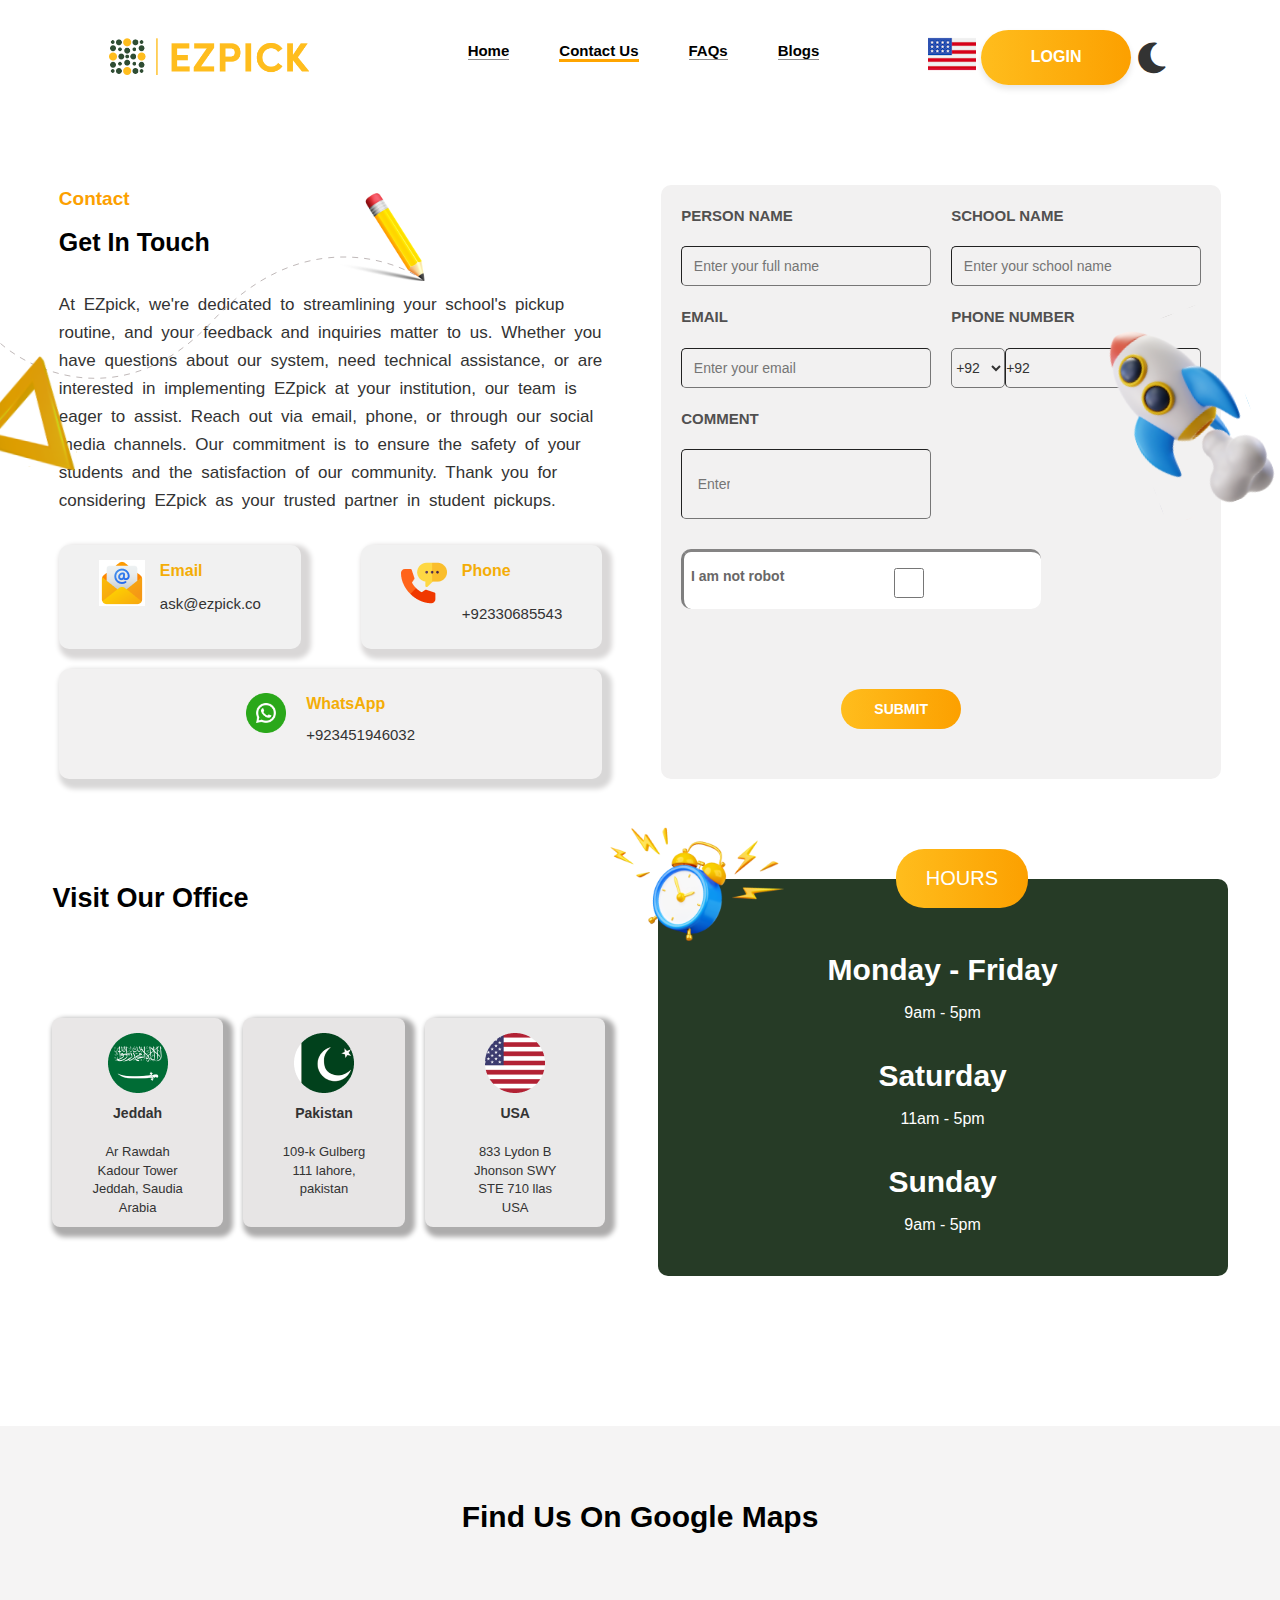
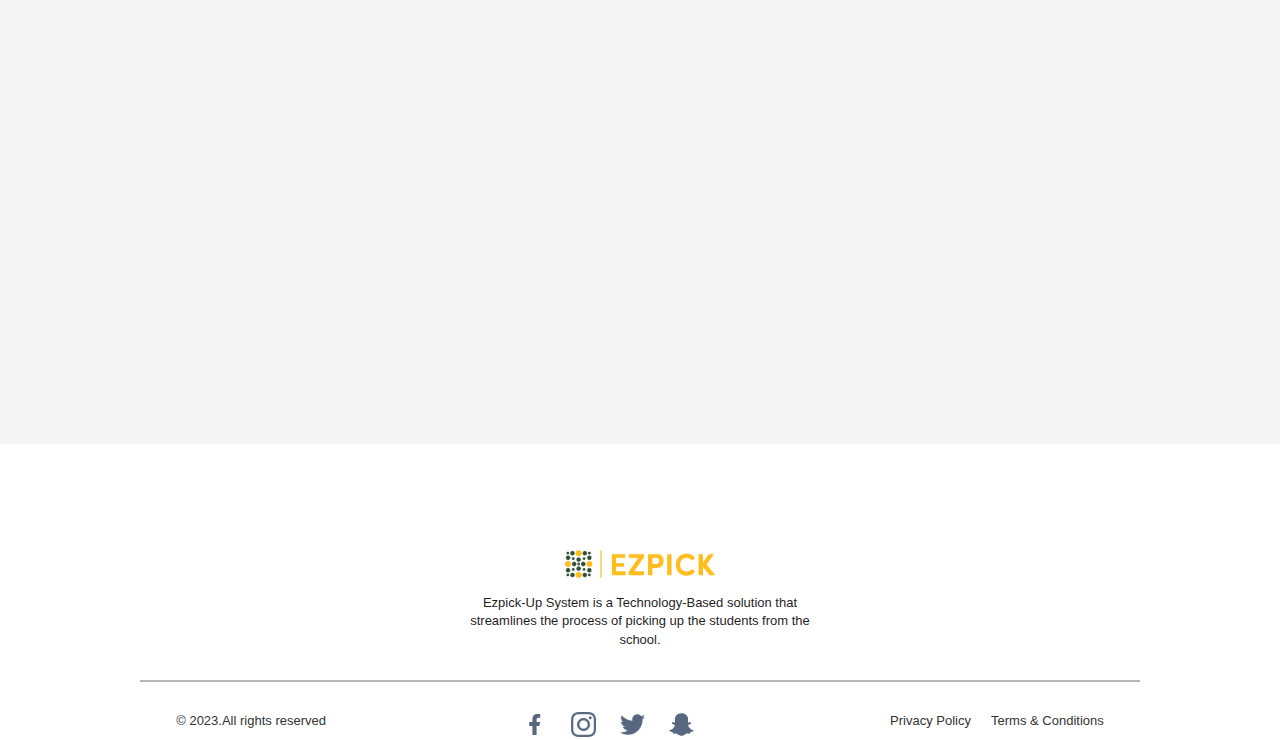
<file: contact.html>
<!DOCTYPE html>
<html lang="en">
<head>
    <meta charset="UTF-8">
    <meta name="viewport" content="width=device-width, initial-scale=1.0">
    <title>Our Contact</title>
    <link rel="stylesheet" href="https://maxcdn.bootstrapcdn.com/bootstrap/3.3.7/css/bootstrap.min.css">
    <link rel="stylesheet" href="contactstyle.css">
    
    
    <link rel="stylesheet" href="https://cdnjs.cloudflare.com/ajax/libs/font-awesome/6.0.0-beta3/css/all.min.css">
</head>
<body>
    <div class="optionresponsive" id="optionresponsive">
        <i id="removebar" class="glyphicon glyphicon-remove"></i>
        <ul id="baroptions">
            <li><a href="index.html">Home</a></li>
            <li><a href="" id="contact" href="">Contact Us</a> </li>
            <li><a href="faqs.html">FAQs</a></li>
            <li><a href="blogs.html">Blogs</a></li>
        </ul>
    </div>
    <div class="headercontainer">

        <header>
            <div class="left">
                <img src="./logo.png" alt="">
            </div>
            <div class="middle">
                <ul class="optionslist" id="optionslist">
                    <li><a href="index.html">Home</a></li>
                    <li><a href="" id="contact" href="">Contact Us</a> </li>
                    <li><a href="faqs.html">FAQs</a></li>
                    <li><a href="blogs.html">Blogs</a></li>
                </ul>
            </div>
            
                <div class="right">
                    <div class="flag-container">
                     
                   <img class="flag" src="./en.png" alt="">
               </div>
               
                   <button class="custom-button">LOGIN</button>
               
               <div class="moon-container">
               <i class="fas fa-moon moon-icon" id="moonicon"></i>
               <svg id="sun" stroke="currentColor" fill="currentColor" stroke-width="0" viewBox="0 0 16 16" height="27" width="27" xmlns="http://www.w3.org/2000/svg"><path d="M8 11a3 3 0 1 1 0-6 3 3 0 0 1 0 6zm0 1a4 4 0 1 0 0-8 4 4 0 0 0 0 8zM8 0a.5.5 0 0 1 .5.5v2a.5.5 0 0 1-1 0v-2A.5.5 0 0 1 8 0zm0 13a.5.5 0 0 1 .5.5v2a.5.5 0 0 1-1 0v-2A.5.5 0 0 1 8 13zm8-5a.5.5 0 0 1-.5.5h-2a.5.5 0 0 1 0-1h2a.5.5 0 0 1 .5.5zM3 8a.5.5 0 0 1-.5.5h-2a.5.5 0 0 1 0-1h2A.5.5 0 0 1 3 8zm10.657-5.657a.5.5 0 0 1 0 .707l-1.414 1.415a.5.5 0 1 1-.707-.708l1.414-1.414a.5.5 0 0 1 .707 0zm-9.193 9.193a.5.5 0 0 1 0 .707L3.05 13.657a.5.5 0 0 1-.707-.707l1.414-1.414a.5.5 0 0 1 .707 0zm9.193 2.121a.5.5 0 0 1-.707 0l-1.414-1.414a.5.5 0 0 1 .707-.707l1.414 1.414a.5.5 0 0 1 0 .707zM4.464 4.465a.5.5 0 0 1-.707 0L2.343 3.05a.5.5 0 1 1 .707-.707l1.414 1.414a.5.5 0 0 1 0 .708z"></path></svg>
              </div>
               <img class="options" id="options" src="./menu_open.svg" alt="">
            </div>
          
        </header>
    </div>
    <div class="sectioncontainer">
        <section>
            <div class="shouter"><img src="./heroRightImage.svg" alt=""></div>
            <div class="pencil"><img src="./heroLeftImage.svg" alt=""></div>
            <div class="triangle"><img src="./heroTriangle.svg" alt=""></div>
            <div class="mainform">
                <div class="leftform">
                    <div class="leftpara">
                    <p class="sectioncontact">Contact</p>
                    <p class="sectiontouch">Get In Touch</p> 
                    <p class="sectionexplain">At EZpick, we're dedicated to streamlining your school's pickup<br> routine, and your feedback and inquiries matter to us. Whether you <br> have questions about our system, need technical assistance, or are <br> interested in implementing EZpick at your institution, our team is <br> eager to assist. Reach out via email, phone, or through our social <br>media channels. Our commitment is to ensure the safety of your <br>students and the satisfaction of our community. Thank you for<br> considering EZpick as your trusted partner in student pickups.</p>
                </div>
                <div class="leftbuttons">
                    <div class="button1">
                        <div clASS='button1inn'>
                            <div><img src="./email.png" alt=""></div>
                            <div class="img"><p class="email">Email</p>
                            <p class="mail">ask@ezpick.co</p>
                        </div>
                        </div>
                        
                    </div>
                    <div class="button2">
                        <div class="button2inn">
                            <div ><img src="./phone.png" alt=""></div>
                            <div class="num"><p class="phone">Phone</p>
                            <p class="number">+92330685543</p>
                        </div>
                        </div>
                    </div>
                </div>
                <div class="mainlast">
                    <div class="maininn">
                        <div class="innmain">
                <div class="maininnleft"><img src="./whatsapp.png" alt=""></div>
                <div class="maininnright"><p class="whatsapp">WhatsApp</p>
                    <p class="whatsappnumber">+923451946032</p>
                </div>
            </div>
                    </div>
                </div>
                </div>
                    <div class="rightform">
                        <form id="myform">
                        <div class="info1">
                            <div class="personname">
                                <p class="nameperson">PERSON NAME</p>
                                <input id="nameinput" type="text" placeholder="   Enter your full name" >
                                <div class="emptyname" id="emptyname">Name is required</div>
                            </div>
                            <div class="schoolname">
                               <p class="nameschool">SCHOOL NAME</p>
                                <input type="text" id="schoolinput" placeholder="   Enter your school name">
                                <div id="emptyschool">Schoolname is Required</div>
                            </div>
                        </div>
                        <div class="info1">
                            <div class="personname">
                                <p class="nameperson">EMAIL</p>
                                <input id="emailinput" type="text" placeholder="   Enter your email">
                                <div id="emptyemail">Email is Required</div>
                            </div>
                            <div class="schoolname">
                               <p class="nameschool">PHONE NUMBER</p>
                               <div class="phoneinput">
                                <select name="countrycode" id="countrycode">
                                    <option value="+92">+92</option type='select'>
                                        <option value="+966" data-flag="pk">+966</option>
                                        <option value="+33">+33</option>
                                        <option value="+1">+1</option>

                                </select>
                                <input type="text" id="phonenumberinn" placeholder="   Enter your phonenumber">
                                
                            </div>
                            <div id="emptyphonenumber">phonenumber is Required</div>
                            </div>
                           
                        </div>
                        <div class="comment" id="comment">
                            <p class="commentpara">COMMENT</p>
                            <input class="commentinput" id="commentinput" type="text" placeholder="    Enter your message here">
                        </div>
                        <div id='security' class="security">
                        
                         
                          <p id="securitypara">I am not robot</p>
                           <input type="checkbox" id="checkbox">
                        </div>
                        <div class="submitdiv">
                        <input type="submit" id="submitbutton">
                    </div>
                    </form>
                    </div>
                   
               </div>
               
            </div>
            <div class="form2">
                <div class="form2left">
                    <div class="visit"><p>Visit Our Office</p></div>
                    <div class="outercarddiv">
                        <div class="outercarddiv1">
                            <div class="outercarddiv1img"><img src="./sa.png" alt=""></div>
                            <p class="countryname">Jeddah</p>
                            <p class="countryadress">Ar Rawdah <br> Kadour Tower <br> Jeddah, Saudia <br>Arabia</p>
                        </div>
                        <div class="outercarddiv2">
                            <div class="check">
                            <div class="outercarddiv1img"><img src="./pk.png" alt=""></div>
                            <p class="countryname">Pakistan</p>
                            <p class="countryadress">109-k Gulberg <br> 111 lahore,<br> pakistan <br></p>
                        </div>
                        </div>
                        <div class="outercarddiv3">
                            <div class="outercarddiv1img"><img src="./usa.png" alt=""></div>
                            <p class="countryname">USA</p>
                            <p class="countryadress">833 Lydon B <br> Jhonson SWY STE 710 llas<br> USA<br></p>
                        </div>
                    </div>
                </div>
                <div class="form2right">
                    <div class="clock"><img src="./clock.png" alt=""></div>
                    <div class="hours">HOURS</div>
                    <div class="time">
                       <div class="time1">
                        <div class="time1-1"><p >Monday - Friday</p></div>
                       <div class="time1-2"> <p >9am - 5pm</p></div>
                       <div class="time1-1"><p >Saturday</p></div>
                       <div class="time1-2"> <p >11am - 5pm</p></div>
                       <div class="time1-1"><p >Sunday</p></div>
                       <div class="time1-2"> <p >9am - 5pm</p></div>
                    </div>
                    </div>
                </div>
                
        </section>
    </div>
    <div class="mapmain">
    <div class="find"><p class="findpara">Find Us On Google Maps</p></div>
<div class="mapout"> 
    <div class="mapin">
      <iframe id="mapimg" src="https://www.google.com/maps/embed?pb=!1m18!1m12!1m3!1d3401.8875758316117!2d74.3536281747527!3d31.499773874223383!2m3!1f0!2f0!3f0!3m2!1i1024!2i768!4f13.1!3m3!1m2!1s0x3919056584d659c3%3A0xc299669eed7dc798!2sWhetstonez%20-%20software%20company%20in%20Lahore!5e0!3m2!1sen!2s!4v1722337175442!5m2!1sen!2s"  style="border:0;" allowfullscreen="" loading="lazy" referrerpolicy="no-referrer-when-downgrade"></iframe>    
        </div>
    </div>
</div>
<div class="secondlast">
    <div class="secondlast1">
        
        <div class="secondlastimg"><img src="./logo.png" alt=""></div>
        <div class="secondlastpara"><p class="childsecurity">Ezpick-Up System is a Technology-Based solution that streamlines the process of picking up the students from the school.</p></div>
    </div>
</div>
<div class="footerlineout">
<div class="footerline"></div>
</div>
<div class="footer">
    <div class="footerleft">
        <p>© 2023.All rights reserved</p>
    </div>
    <div class="footermiddle">
        <img src="./facebook.svg" alt="">
        <img src="./instagram.svg" alt="">
        <img src="./twitter.svg" alt="">
        <img src="./snapchat.svg" alt="">
    </div>
    <div class="footerright">
        <p>Privacy Policy</p>
        <p>Terms & Conditions</p>
    </div>
</div>
<script src="contactscript.js"></script>

</body>

</html>
</file>
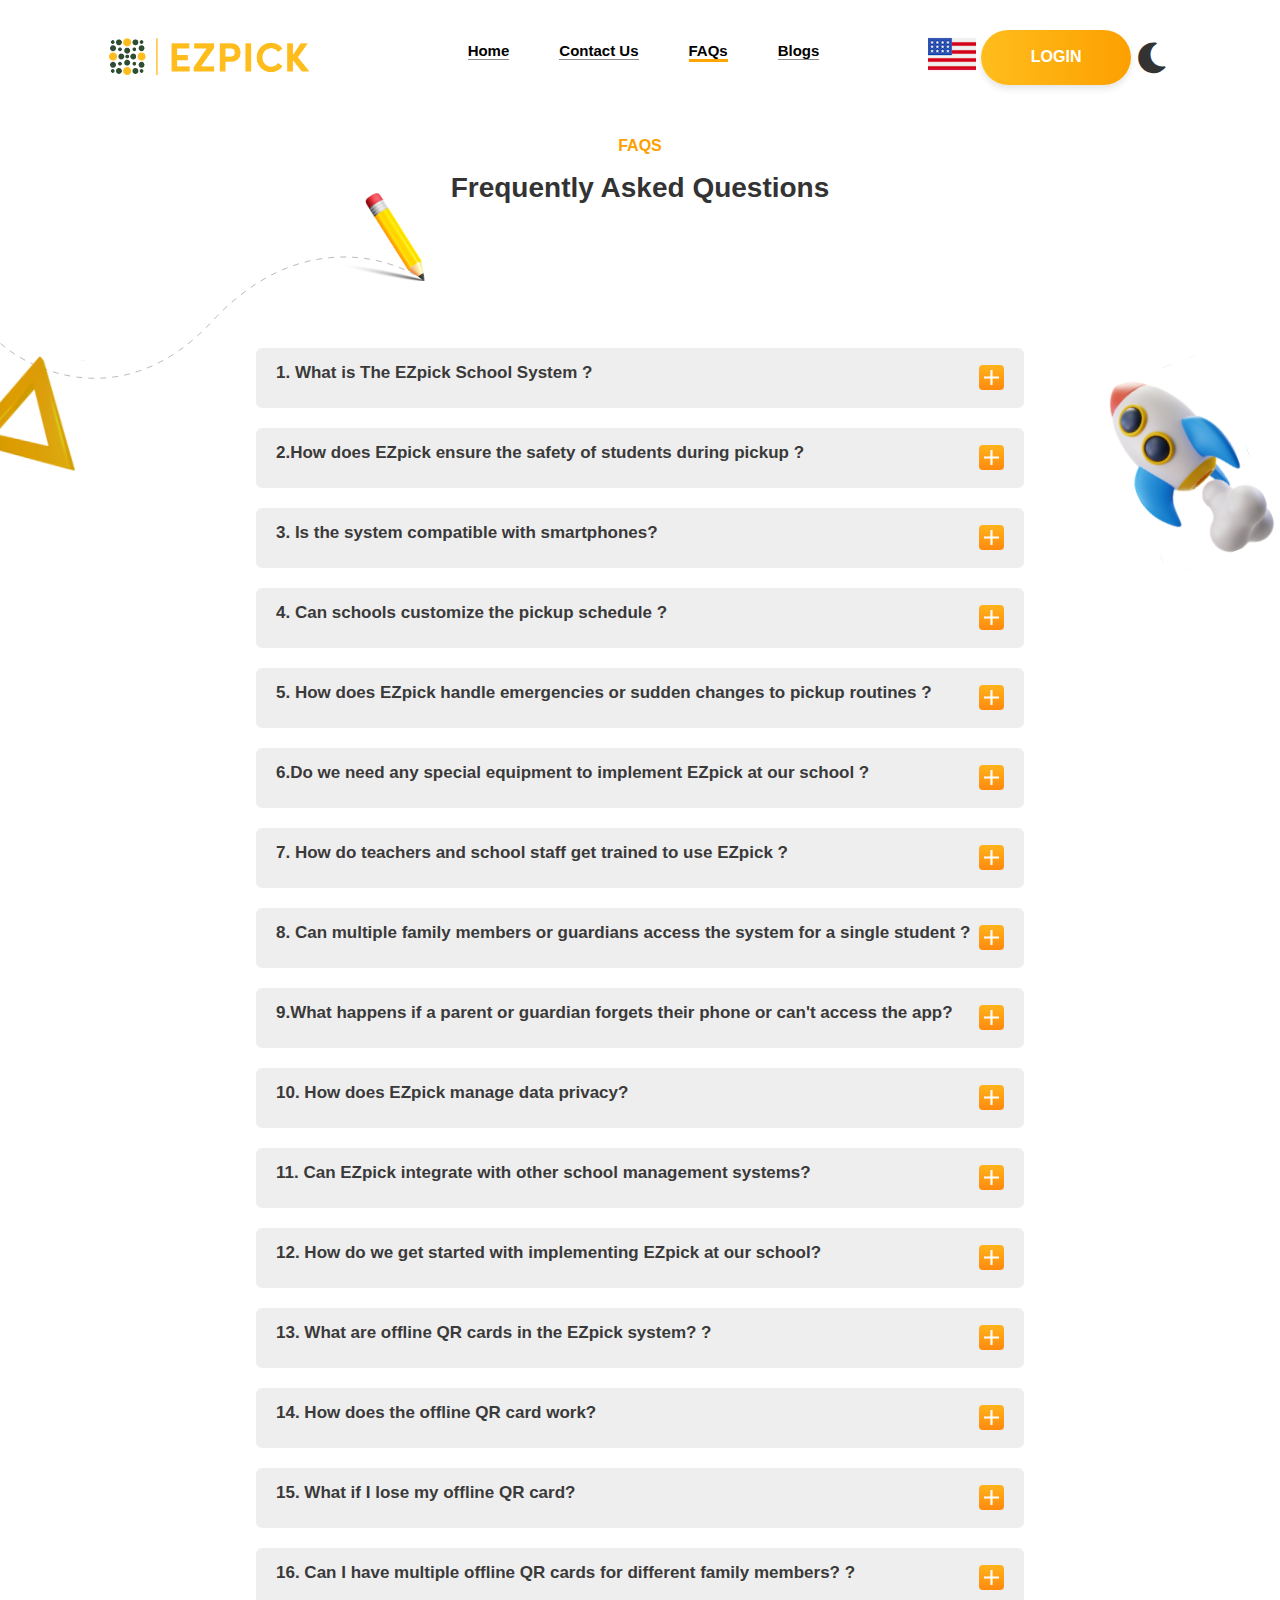
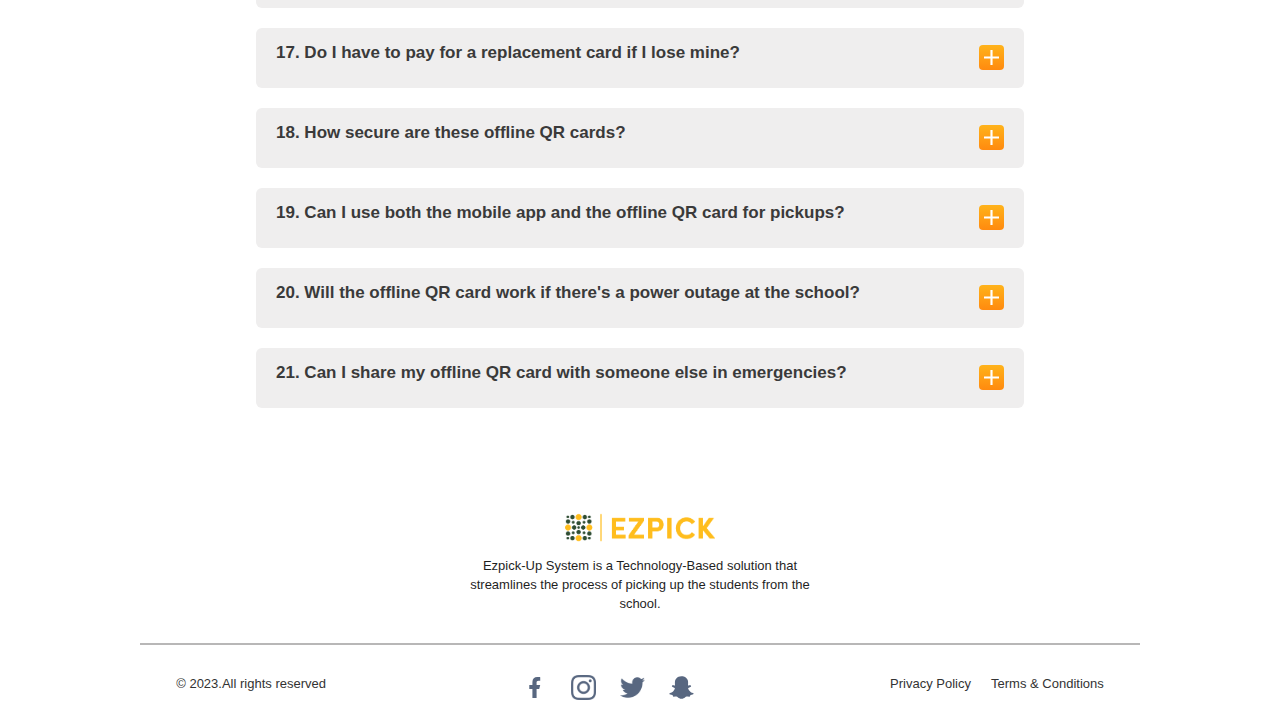
<file: faqs.html>
<!DOCTYPE html>
<html lang="en">
<head>
    <meta charset="UTF-8">
    <meta name="viewport" content="width=device-width, initial-scale=1.0">
    <title>FAQs</title>
    <link rel="stylesheet" href="https://maxcdn.bootstrapcdn.com/bootstrap/3.3.7/css/bootstrap.min.css">
    <link rel="stylesheet" href="https://cdnjs.cloudflare.com/ajax/libs/font-awesome/6.0.0-beta3/css/all.min.css">
    <link rel="stylesheet" href="faqsstyle.css">
</head>
<body>
    <div class="sidebar" id="sidebar">
        <i id="removesidebar" class="glyphicon glyphicon-remove"></i>
        <ul class="sidebaroptions" id="sidebaroptions">
            <li><a href="index.html">Home</a></li>
            <li><a href="contact.html" id="contact" href="">Contact Us</a> </li>
            <li><a id="faqs" href="faqs.html">FAQs</a></li>
            <li><a href="blogs.html">Blogs</a></li>
        </ul>
    </div>
    <div class="headercontainer">
        <header>
            <div class="left">
                <img src="./logo.png" alt="">
            </div>
            <img class="options" id="options" src="./menu_open.svg" alt="">
            <div class="middle">
                <ul class="optionslist" id="optionslist">
                    <li><a href="index.html">Home</a></li>
                    <li><a href="contact.html" id="contact" href="">Contact Us</a> </li>
                    <li><a id="faqs" href="faqs.html">FAQs</a></li>
                    <li><a href="blogs.html">Blogs</a></li>
                </ul>
            </div>
            
                <div class="right">
                    <div class="flag-container">
                     
                   <img class="flag" src="./en.png" alt="">
               </div>
              
                   <button class="custom-button">LOGIN</button>
               <div class="moon-container">
               <i class="fas fa-moon moon-icon" id="moonicon"></i>
               <svg id="sun" stroke="currentColor" fill="currentColor" stroke-width="0" viewBox="0 0 16 16" height="27" width="27" xmlns="http://www.w3.org/2000/svg"><path d="M8 11a3 3 0 1 1 0-6 3 3 0 0 1 0 6zm0 1a4 4 0 1 0 0-8 4 4 0 0 0 0 8zM8 0a.5.5 0 0 1 .5.5v2a.5.5 0 0 1-1 0v-2A.5.5 0 0 1 8 0zm0 13a.5.5 0 0 1 .5.5v2a.5.5 0 0 1-1 0v-2A.5.5 0 0 1 8 13zm8-5a.5.5 0 0 1-.5.5h-2a.5.5 0 0 1 0-1h2a.5.5 0 0 1 .5.5zM3 8a.5.5 0 0 1-.5.5h-2a.5.5 0 0 1 0-1h2A.5.5 0 0 1 3 8zm10.657-5.657a.5.5 0 0 1 0 .707l-1.414 1.415a.5.5 0 1 1-.707-.708l1.414-1.414a.5.5 0 0 1 .707 0zm-9.193 9.193a.5.5 0 0 1 0 .707L3.05 13.657a.5.5 0 0 1-.707-.707l1.414-1.414a.5.5 0 0 1 .707 0zm9.193 2.121a.5.5 0 0 1-.707 0l-1.414-1.414a.5.5 0 0 1 .707-.707l1.414 1.414a.5.5 0 0 1 0 .707zM4.464 4.465a.5.5 0 0 1-.707 0L2.343 3.05a.5.5 0 1 1 .707-.707l1.414 1.414a.5.5 0 0 1 0 .708z"></path></svg>
              </div>
               
            </div>
          
        </header>
    </div>
    <div class="sectioncontainer">
        <section>
            <img src="./heroLeftImage.svg" alt="" id="pencil">
            <img src="./heroTriangle.svg" alt="" id="triangle">
            <img src="./heroRightImage.svg" alt="" id="shouter">
           
            <div class="faqs"><p>FAQS</p></div>
            <div class="questions"><p>Frequently Asked Questions</p></div>
            <div class="myquestion">
            <div class="question1">
                <p>1. What is The EZpick School System ?</p>
                
                <img src="./collap-plus (1).svg" alt=""  class="img" id="img1" data-target="p1" data-target2="i1">

                <img src="./collap-minus.svg" alt="" id="i1" class="i" data-target="p1" data-target2="img1">
            </div>
            <p id="p1">The EZpick School System is a comprehensive solution designed to streamline and enhance the student pickup process. It leverages technology to improve safety, efficiency, and communication during school dismissal times.</p>
            <div class="question1">
                <p>2.How does EZpick ensure the safety of students during pickup  ?</p>

               <img src="./collap-plus (1).svg" alt="" class="img" id="img2" data-target="p2" data-target2="i2">

               <img src="./collap-minus.svg" alt="" id="i2" class="i" data-target="p2" data-target2="img2">
            </div>
            <p id="p2">EZpick ensures safety through a robust verification process that includes secure check-ins and check-outs, real-time notifications, and detailed records of pickups.</p>
            <div class="question1">
                <p>3. Is the system compatible with smartphones?</p>

                <img src="./collap-plus (1).svg" alt="" class="img" id="img3" data-target="p3" data-target2="i3">

                <img src="./collap-minus.svg" alt="" id="i3" class="i" data-target="p3" data-target2="img3">
            </div>
            <p id="p3">Yes, the EZpick system is compatible with smartphones. It includes a mobile app that allows parents, guardians, and school staff to manage pickups, receive notifications, and communicate effectively.</p>
            <div class="question1">
                <p>4. Can schools customize the pickup schedule ?</p>

                <img src="./collap-plus (1).svg" alt="" class="img" id="img4" data-target="p4" data-target2="i4" >

                <img src="./collap-minus.svg" alt="" id="i4" class="i" data-target="p4" data-target2="img4">
            </div>
            <p id="p4">Yes, schools can customize the pickup schedule according to their specific needs. The system is flexible and can be tailored to accommodate different pickup times, procedures, and requirements for various grades or student groups.</p>
            <div class="question1">
                <p>5. How does EZpick handle emergencies or sudden changes to pickup routines ?</p>
                <img src="./collap-plus (1).svg" alt="" id="img5" class="img" data-target="p5" data-target2="i5">

                <img src="./collap-minus.svg" alt="" id="i5" class="i" data-target="p5" data-target2="img5">
            </div>
            <p id="p5">In case of emergencies or sudden changes, EZpick allows for immediate updates and notifications. Parents and guardians can quickly communicate changes in pickup plans, and the system ensures that all relevant parties are informed in real-time.</p>
            <div class="question1">
                <p>6.Do we need any special equipment to implement EZpick at our school ?</p>
               <img src="./collap-plus (1).svg" alt="" id="img6" class="img" data-target="p6" data-target2="i6">
               <img src="./collap-minus.svg" alt="" id="i6" class="i" data-target="p6" data-target2="img6">
            </div>
            <p id="p6">Implementing EZpick typically requires basic hardware such as smartphones or tablets for staff, and possibly barcode or QR code scanners depending on the system setup. The school will also need internet connectivity for real-time updates and communication.</p>
            <div class="question1">
                <p>7. How do teachers and school staff get trained to use EZpick ?</p>
                
                <img src="./collap-plus (1).svg" alt="" id="img7" class="img" data-target="p7" data-target2="i7">
                <img src="./collap-minus.svg" alt="" id="i7" class="i" data-target="p7" data-target2="img7">
            </div>
            <p id="p7">EZpick provides comprehensive training for teachers and school staff, which can include in-person training sessions, online tutorials, and user manuals. This ensures that all staff members are familiar with the system and can use it effectively.</p>
            <div class="question1">
                <p>8. Can multiple family members or guardians access the system for a single student ?</p>
                
                <img src="./collap-plus (1).svg" alt="" id="img8" class="img" data-target="p8" data-target2="i8">
                <img src="./collap-minus.svg" alt="" id="i8" class="i" data-target="p8" data-target2="img8">
            </div>
            <p id="p8">Yes, multiple family members or guardians can be granted access to the system for a single student. This ensures that authorized individuals are able to manage pickups and receive notifications.</p>
            <div class="question1">
                <p>9.What happens if a parent or guardian forgets their phone or can't access the app? </p>
                
                <img src="./collap-plus (1).svg" alt="" id="img9" class="img" data-target="p9" data-target2="i9">
                <img src="./collap-minus.svg" alt="" id="i9" class="i" data-target="p9" data-target2="img9">
            </div>
            <p id="p9">If a parent or guardian forgets their phone or can't access the app, alternative verification methods such as presenting an ID or using an offline QR card can be used. The system is designed to handle such contingencies to ensure student safety.</p>
            <div class="question1">
                <p>10. How does EZpick manage data privacy? </p>
               
                <img src="./collap-plus (1).svg" alt="" id="img10" class="img" data-target="p10" data-target2="i10">
                <img src="./collap-minus.svg" alt="" id="i10" class="i" data-target="p10" data-target2="img10">
                
            </div>
            <p id="p10">EZpick takes data privacy seriously and implements strict security measures to protect user information. This includes data encryption, secure access controls, and compliance with relevant data protection regulations.</p>
            <div class="question1">
                <p>11. Can EZpick integrate with other school management systems?</p>
               
                <img src="./collap-plus (1).svg" alt="" id="img11" class="img" data-target="p11" data-target2="i11">
                <img src="./collap-minus.svg" alt="" id="i11" class="i" data-target="p11" data-target2="img11">
            </div>
            <p id="p11">Yes, EZpick is designed to integrate with other school management systems. This integration allows for seamless data exchange and ensures that the school's administrative processes are streamlined.</p>
            <div class="question1">
                <p>12. How do we get started with implementing EZpick at our school?</p>
                
                <img src="./collap-plus (1).svg" alt="" id="img12" class="img" data-target="p12" data-target2="i12">
                <img src="./collap-minus.svg" alt="" id="i12" class="i" data-target="p12" data-target2="img12">
            </div>
            <p id="p12">To get started with EZpick, schools can contact the EZpick team for a consultation. The team will provide guidance on setup, training, and customization to ensure a smooth implementation.</p>
            <div class="question1">
                <p>13. What are offline QR cards in the EZpick system? ?</p>
                <img src="./collap-plus (1).svg" alt="" id="img13" class="img" data-target="p13" data-target2="i13">
                <img src="./collap-minus.svg" alt="" id="i13" class="i" data-target="p13" data-target2="img13">
               
            </div>
            <p id="p13">Offline QR cards are a feature of the EZpick system that allows for student pickups without the need for internet connectivity. These cards can be scanned to verify the identity of the person picking up the student.Offline QR cards are a feature of the EZpick system that allows for student pickups without the need for internet connectivity. These cards can be scanned to verify the identity of the person picking up the student.</p>
            <div class="question1">
                <p>14. How does the offline QR card work? </p>
                </p>
                <img src="./collap-plus (1).svg" alt="" id="img14" id="img" data-target="p14" data-target2="i14">
                <img src="./collap-minus.svg" alt="" id="i14" class="i" data-target="p14" data-target2="img14">
            </div>
            <p id="p14">The offline QR card works by storing essential information in a QR code that can be scanned by school staff. Even without internet connectivity, the system can recognize the code and verify the authorized individual.
            <div class="question1">
                <p>15. What if I lose my offline QR card? </p>
               
                <img src="./collap-plus (1).svg" alt="" id="img15" data-target="p15" class="img"  data-target2="i15">
                <img src="./collap-minus.svg" alt="" id="i15" class="i" data-target="p15" data-target2="img15">
            </div>
            <p id="p15">If you lose your offline QR card, you can request a replacement from the school. The old card will be deactivated to ensure security, and a new card will be issued.</p>
            <div class="question1">
                <p>16. Can I have multiple offline QR cards for different family members? ?</p>
               
                <img src="./collap-plus (1).svg" alt="" id="img16" class="img" data-target="p16" data-target2="i16">
                <img src="./collap-minus.svg" alt="" id="i16" class="i" data-target="p16" data-target2="img16">
            </div>
            <p id="p16">Yes, multiple offline QR cards can be issued for different family members, ensuring that all authorized individuals have the means to pick up the student.</p>
            <div class="question1">
                <p>17. Do I have to pay for a replacement card if I lose mine? </p>
               
                <img src="./collap-plus (1).svg" alt="" id="img17" class="img" data-target="p17" data-target2="i17">
                <img src="./collap-minus.svg" alt="" id="i17" class="i" data-target="p17" data-target2="img17">
            </div>
            <p id="p17">The policy on replacement card fees varies by school. Some schools may charge a nominal fee for replacement cards, while others may provide them for free.</p>
            <div class="question1">
                <p>18. How secure are these offline QR cards? </p>
                
                <img src="./collap-plus (1).svg" alt="" id="img18" class="img" data-target="p18" data-target2="i18">
                <img src="./collap-minus.svg" alt="" id="i18" class="i" data-target="p18" data-target2="img18">
            </div>
            <p id="p18">Offline QR cards are designed with security in mind. They include unique codes that are difficult to duplicate, and the system ensures that only authorized individuals can use them for pickups.</p>
            <div class="question1">
                <p>19. Can I use both the mobile app and the offline QR card for pickups? </p>
               
                <img src="./collap-plus (1).svg" alt="" id="img19" class="img" data-target="p19" data-target2="i19">
                <img src="./collap-minus.svg" alt="" id="i19" data-target="p19" data-target2="img19" class="i">
            </div>
            <p id="p19">Yes, you can use both the mobile app and the offline QR card for pickups. This provides flexibility and ensures that you have multiple options for managing student pickups.</p>
            <div class="question1">
                <p>20. Will the offline QR card work if there's a power outage at the school? </p>
               
                <img src="./collap-plus (1).svg" alt="" id="img20" class="img" data-target="p20" data-target2="i20">
                <img src="./collap-minus.svg" alt="" id="i20" class="i" data-target="p20" data-target2="img20">
            </div>
            <p id="p20">Yes, the offline QR card is designed to work even during power outages, as it does not rely on internet connectivity. Staff can use battery-powered devices to scan the cards.</p>
            <div class="question1">
                <p>21. Can I share my offline QR card with someone else in emergencies?</p>
               
                <img src="./collap-plus (1).svg" alt="" id="img21" class="img" data-target="p21" data-target2="i21">
                <img src="./collap-minus.svg" alt="" id="i21" class="i" data-target="p21" data-target2="img21">
            </div>
            <p id="p21">While it is possible to share the offline QR card with someone else in emergencies, it is important to inform the school about the change to ensure proper verification and student safety.</p>
            </div>
        </section>
    </div>
    <div class="secondlast">
        <div class="secondlast1">
            
            <div class="secondlastimg"><img src="./logo.png" alt=""></div>
            <div class="secondlastpara"><p class="childsecurity">Ezpick-Up System is a Technology-Based solution that streamlines the process of picking up the students from the school.</p></div>
        </div>
    </div>
    <div class="footerlineout">
    <div class="footerline"></div>
    </div>
    <div class="footer">
        <div class="footerleft">
            <p>© 2023.All rights reserved</p>
        </div>
        <div class="footermiddle">
            <img src="./facebook.svg" alt="">
            <img src="./instagram.svg" alt="">
            <img src="./twitter.svg" alt="">
            <img src="./snapchat.svg" alt="">
        </div>
        <div class="footerright">
            <p>Privacy Policy</p>
            <p>Terms & Conditions</p>
        </div>
    </div>
    <script src="faqsscript.js"></script>
</body>
</html>
</file>
<file: contactstyle.css>
*{
    margin: 0px;
    padding: 0px;
}
::-webkit-scrollbar{
    width: 10px;
}
::-webkit-scrollbar-track{
    background-color: rgb(157, 155, 155);
}
::-webkit-scrollbar-thumb{
    border-radius: 30px;
    background-color: #FCA000;
}
header{
    display: flex;
    justify-content: space-evenly;
    margin-top: 30px;
}

.optionresponsive{
    position: absolute;
    left: 0;
    right: 0;
    width: 100%;
    background-color: white;
    display: none;
}
.optionresponsive ul{
margin-left: 10%;
}
.optionresponsive i{
    position: absolute;
    right: 10px;
    font-size: 30px;
    color: red;
    border: solid red;
    border-radius:50px ;
}

.optionresponsive ul li{
    list-style: none;
    margin-bottom: 30px;
}
.optionresponsive ul li a{
    text-decoration: none;
    font-size: 20px;
    font-family: 'Segoe UI', Tahoma, Geneva, Verdana, sans-serif;
    font-weight: 600;
    color: black;
}

.left img{
max-width: 200px;
}
.optionslist{
    display: flex;
}
.middle{
    margin-top: 10px;
}
.middle li{
    list-style: none;
    padding-left: 50px;
    
}
.middle li a:hover{
    color: #FCA000;
}
.middle li a{
  text-decoration: none;   
  border-bottom: solid rgb(142, 141, 141);
  color: black;
  border-width: 1px;
  font-family: 'Segoe UI', Tahoma, Geneva, Verdana, sans-serif;
  font-size: 15px;
  font-weight: 600;
}
#contact{
    border-bottom:  solid orange;
}

.right{
    display: flex;
}
#sun{
    display: none;
}
#options{
    display: none;
}
.custom-button {
   
    background: linear-gradient(to right, #FFBD1D, #FCA000);
    background-repeat: no-repeat;
    background-origin: padding-box;
    box-shadow: 0 4px 6px rgba(0, 0, 0, 0.1);
    border-radius: 9999px;
    cursor: pointer;
    color: white;
    border: none;
   font-weight: 600;
    display: flex;
    align-items: center;
    justify-content: center;
    text-transform: uppercase;
    width: 150px;
    height: 55px;
    font-size: 16px;
    margin-left: 5px;
    margin-right: 5px;
}
.custom-button:hover{
    background: linear-gradient(to right, #FCA000, #FFBD1D ); 
    background-color: whitesmoke;
}
.navbutton{
    text-decoration: none;
    margin-left: 15px;
    margin-right: 15px;
}
#moonicon{
    font-size: 35px;
    margin-top: 10px;
}
.shouter{
    position: absolute;
    right: 0;
    top: 300px;
    transition: transform ease 0.5s;
}
.shouter:hover{
    transform: rotate(-360deg);
    cursor: pointer;
}
.triangle{
    position: absolute;
    top: 350px;
    transition: transform ease 0.5s;
    cursor: pointer;
}
.triangle:hover{
    transform: scale(1.5);
    cursor: pointer;
}
.pencil{
    position: absolute;
    top: 180px;
    transition: transform ease 0.5s;
}
.pencil:hover{
    transform: scale(1.5);
    cursor: pointer;
}
.mainform{
    display: flex;
    justify-content: space-evenly;
    margin-top: 100px;
}
.leftform{
   max-width: 545px;
}

.sectioncontact{
    font-family: 'Segoe UI', Tahoma, Geneva, Verdana, sans-serif;
    font-size: 19px;
    color: #FCA000;
    font-weight: 700;
    margin-bottom: 13px;
}
.sectiontouch{
    font-family: 'Segoe UI', Tahoma, Geneva, Verdana, sans-serif;
    font-size: 25px;
    color: black;
    font-weight: 700;
    margin-bottom: 30px;

}
.sectionexplain{
    font-size: 17px;
   font-weight:400;
   font-family: 'Montserrat', sans-serif;
    line-height: 28px;
    word-spacing: 4px;   
}
.leftbuttons{
    display: flex;
    justify-content: space-between;
    margin-top: 30px;
}
.button1{
    background-color: rgb(241, 241, 241);
    border-radius: 10px;
    box-shadow: 5px 5px 5px 5px rgb(217, 215, 215);
}
.button2{
   
    background-color: rgb(241, 241, 241);
    border-radius: 10px;
    box-shadow: 5px 5px 5px 5px rgb(218, 216, 216);
}
   
    

.button1inn{
    display: flex;
    padding: 15px;
    padding-left: 40px;
    padding-right: 40px;
    
}
.button2inn{
    display: flex;
    padding: 15px;
    padding-left: 40px;
    padding-right: 40px;
    
    
    
}
.img{
    margin-left: 15px;
}
.num{
    margin-left: 15px;
   
    
}
.email{
font-family: 'Segoe UI', Tahoma, Geneva, Verdana, sans-serif;
font-size: 16px;
color: #f4ad07;
font-weight: 700;
margin-bottom: 10px;
}
.mail{
    font-size: 15px;
    font-weight: 500;
   
}
.phone{
    font-family: 'Segoe UI', Tahoma, Geneva, Verdana, sans-serif;
font-size: 16px;
color: #f4ad07;
font-weight: 700;
margin-bottom: 20px;
}

.number{
    font-size: 15px;
    }
.mainlast{
    display: flex;
    justify-content: center;
    margin-top: 20px;
    padding: 24px;
    background-color: rgb(242, 241, 241);
    border-radius: 10px;
    box-shadow: 5px 5px 5px 5px rgb(216, 215, 215);
}

.innmain{
    display: flex;
}
.maininnright{
    margin-left: 20px;
}
.maininnleft img{
    max-width: 40px;
}
.whatsapp{
    font-family: 'Segoe UI', Tahoma, Geneva, Verdana, sans-serif;
font-size: 16px;
color: #f4ad07;
font-weight: 700;
margin-bottom: 8px;
}
.whatsappnumber{
    font-size: 15px;
}
.rightform{
    background-color: rgb(242, 241, 241);
    max-width: 700px;
    border-radius: 10px;
}
.info1{
    display: flex;
    margin: 20px;
}
.personname{
    margin-right: 20px;
}
.nameschool{
    font-family: 'Segoe UI', Tahoma, Geneva, Verdana, sans-serif;
    font-size: 15px;
    font-weight: 700;
    padding-bottom: 10px;
    color: rgb(81, 80, 80);
}
.nameperson{
    font-family: 'Segoe UI', Tahoma, Geneva, Verdana, sans-serif;
    font-size: 15px;
    font-weight: 700;
    padding-bottom: 10px;
    color: rgba(81, 80, 80);
}

.rightform input{
     background-color:  rgb(242, 241, 241);
    height: 40px;
    width: 250px;
    border-radius: 5px;
    border-width: 1px;
  
}
.phoneinput{
    display: flex;
    max-width:250px ;
}
.phoneinput select{
    border-radius: 5px;
    border-width: 1px;
    background-color: rgb(242, 241, 241);
}
.commentpara{
    font-family: 'Segoe UI', Tahoma, Geneva, Verdana, sans-serif;
    font-size: 15px;
    font-weight: 700;
    padding-bottom: 10px;
    color: rgb(81, 80, 80);
    margin-left: 20px;
}
.comment input{
    
    margin-left: 20px;
    margin-right: 20px;
  max-width: 820px;
    height: 70px;
    padding-right: 200px;
}

.emptyname{
    color: red;
    font-family: 'Segoe UI', Tahoma, Geneva, Verdana, sans-serif;
    display: none;
    font-weight: 700;
    font-size: 15px;
}
#emptyschool{
    color: red;
    font-family: 'Segoe UI', Tahoma, Geneva, Verdana, sans-serif;
    display: none;
    font-weight: 700;
    font-size: 15px;
}
#emptyemail{
    color: red;
    font-family: 'Segoe UI', Tahoma, Geneva, Verdana, sans-serif;
    display: none;
    font-weight: 700;
    font-size: 15px;
}
#emptyphonenumber{
    color: red;
    font-family: 'Segoe UI', Tahoma, Geneva, Verdana, sans-serif;
    display: none;
    font-weight: 700;
    font-size: 15px;
}
.security{
    display: flex;
   justify-content: center;
    background-color: white;
    margin-left: 20px;
   max-width: 360px;
    margin-top: 30px;
    align-items: center;
    height: 60px;
    border-radius: 10px;  
    border-top: solid rgb(133, 132, 132);
    border-left:  solid rgb(127, 127, 127);  
}
#securitypara{
    font-family: 'Segoe UI', Tahoma, Geneva, Verdana, sans-serif;
    color: rgb(105, 103, 103);
    font-weight: 700;
    
    
}
#checkbox{
   margin-left: 0px;
   margin-right: 0px;
   height: 30px;
    }
.submitdiv{
    margin-top: 80px;
    max-width: 480px;
    text-align: center;
    display: flex;
    justify-content: center;
    margin-bottom: 40px;
}
#submitbutton{
    color: white;
    width: 120px;
    height: 40px;
    background:linear-gradient(to right, #FFBD1D, #FCA000);
    border: none;
    font-weight: 700;
    border-radius: 30px;
    text-transform: uppercase;
}
.form2{
    display: flex;
    margin-top: 100px;
    justify-content: space-evenly;
   
}
.form2left{
    max-width: 600px;
}
.visit p{
    font-family: 'Segoe UI', Tahoma, Geneva, Verdana, sans-serif;
    color: black;
    font-size: 27px;
    font-weight: 700;
    
}
.outercarddiv{
    display: flex;
    justify-content: space-evenly;
    margin-top: 100px;
    gap: 20px;
}
.outercarddiv1{
    text-align: center;
    max-width: 180px;
    background-color: rgb(233, 231, 231);
    border-radius: 8px;
    box-shadow: 5px 5px 5px 5px rgb(173, 172, 172);
}
.outercarddiv2{
    text-align: center;
    max-width: 180px;
    background-color: rgb(231, 229, 229);
    border-radius: 8px;
    box-shadow: 5px 5px 5px 5px rgb(173, 172, 172);
}
.outercarddiv3{
    text-align: center;
    max-width: 180px;
    background-color: rgb(234, 233, 233);
    border-radius: 8px;
    box-shadow: 5px 5px 5px 5px rgb(173, 172, 172);
}

.outercarddiv1img img{
    max-width: 100px;
    padding-left: 20px;
    padding-right: 20px;
    padding-top: 15px;
}
.countryname{
    font-family: 'Segoe UI', Tahoma, Geneva, Verdana, sans-serif;
    font-weight: 600;
    padding: 10px;
}
.countryadress{
    font-family: 'Segoe UI', Tahoma, Geneva, Verdana, sans-serif;
    font-size: 13px;
    margin-left: 40px;
margin-right: 40px;
    font-weight: 400;
}
.form2right{
background-color: rgb(38, 59, 38);
border-radius: 10px;

position: relative;
display: flex;
justify-content: center;
}
.clock img{
    max-width: 190px;
}
.clock{
    position: absolute;
    top: -58px;
    left: -58px;
}
.hours{
    color: white;
    position: absolute;
    top: -30px;
    right: 35%;
    background:linear-gradient(to right, #FFBD1D, #FCA000);
    font-weight: 500;
    border-radius: 28px;
    text-align: center;
    font-family: 'Segoe UI', Tahoma, Geneva, Verdana, sans-serif;
    font-size: 20px;
   
   padding-right: 30px;
   padding-left: 30px;
   padding-top: 15px;
   padding-bottom: 15px;
}
.time{
    display: flex;
    justify-content: center;
}
.time1{
    padding-left: 170px;
    padding-right: 170px;
    margin-top: 50px;
    margin-bottom: 30px;
}
    .time1-1{
        font-size: 30px;
        color: white;
        font-family: 'Segoe UI', Tahoma, Geneva, Verdana, sans-serif;
        font-weight: 700;  
        text-align: center;
        padding-top: 20px;
    
    }
.time1-2{
    font-family: 'Segoe UI', Tahoma, Geneva, Verdana, sans-serif;
    font-size: 16px;
    color: white;
    text-align: center;
}
.mapmain{
    background-color: rgb(245, 244, 244);
    margin-top: 150px;
}
.find{
    margin-top: 100px;
    margin-bottom: 30px;
    display: flex;
    justify-content: center;
}
.mapout{
   
    display: flex;
    justify-content: center;
   
}
.findpara{
    font-family: 'Segoe UI', Tahoma, Geneva, Verdana, sans-serif;
    font-size: 30px;
    font-weight: 700;
    color: black;
    padding-top: 70px;
    padding-bottom: 10px;
}
.secondlast{
    margin-top: 100px;
    display: flex;
    justify-content: center;
}
.secondlast1{
    max-width: 360px;
    text-align: center;
    
}
.secondlast1 img{
    max-width: 150px;
margin-bottom: 10px;
}
.secondlastpara{
    font-size: 13px;
    color: rgb(31, 31, 31);
    font-family: 'Segoe UI', Tahoma, Geneva, Verdana, sans-serif;
}
.footerline{
    margin-top: 20px;
    margin-bottom: 30px;
    border-top: solid rgb(184, 183, 183);
   border-width: 2px;
    width: 1000px;
}
.footerlineout{
    display: flex;
    justify-content: center;
}
.footer{
    display: flex;
    justify-content: space-evenly;
}
.footerleft p{
    font-family: 'Segoe UI', Tahoma, Geneva, Verdana, sans-serif;
    font-size: 13px;
}
.footermiddle img{
    width: 25px;
    margin-left: 20px;
}
.footerright{
    display: flex;
}
.footerright p{
 margin-left: 20px;
 font-family: 'Segoe UI', Tahoma, Geneva, Verdana, sans-serif;
 font-size:13px ;
}
#mapimg{
    width:1400px; 
    height:450px
}

@media(max-width:480px){
    *{
        margin: 0px;
        padding: 0px;
    }
    .left img{
        max-width: 100px;
        margin-top: 5px;
        
        }
        .optionslist{
            display: flex;
            max-width: 50px;
        }
        .middle{
            margin-top: 10px;
            display: none;
        }
        .middle li{
            list-style: none;
            padding-left: 0px;
            
        }
        .middle li a{
          text-decoration: none;   
          border-bottom: solid rgb(142, 141, 141);
          color: black;
          border-width: 1px;
          font-family: 'Segoe UI', Tahoma, Geneva, Verdana, sans-serif;
          font-size: 15px;
          font-weight: 600;
        }
        #contact{
            border-bottom:  solid orange;
        }
        
        .right{
            display: flex;
        }
        #sun{
            display: none;
        }
        #options{
            display:block;
            max-width: 30px;
        }
        .custom-button {
           
            background: linear-gradient(to right, #FFBD1D, #FCA000);
            background-repeat: no-repeat;
            background-origin: padding-box;
            box-shadow: 0 4px 6px rgba(0, 0, 0, 0.1);
            border-radius: 9999px;
            cursor: pointer;
            color: white;
            border: none;
           font-weight: 600;
            display: flex;
            align-items: center;
            justify-content: center;
            text-transform: uppercase;
            width: 150px;
            height: 55px;
            font-size: 16px;
        }
        .navbutton{
            text-decoration: none;
            margin-left: 10px;
            margin-right: 10px;
        }
        #moonicon{
            font-size: 35px;
            margin-top: 5px;
        }
        .shouter{
            display: none;
            position: absolute;
            right: 0;
            top: 300px;
        }
        .triangle{
            display: none;
            position: absolute;
            top: 350px;
        }
        .pencil{
            display: none;
            position: absolute;
            top: 180px;
        }
.flag{
    max-width: 25px;
    margin-top: 8px;
}
.custom-button{
    width: 90px;
    height: 35px;
}

.mainform{
    flex-direction: column;
     margin-top: 100px;
     justify-content: center;
     margin: 5%;
}
.leftform{
   max-width: 300px;
   text-align: center;
   margin-left: 5%;
}

.sectioncontact{
    font-family: 'Segoe UI', Tahoma, Geneva, Verdana, sans-serif;
    font-size: 19px;
    color: #FCA000;
    font-weight: 700;
    margin-bottom: 13px;
}
.sectiontouch{
    font-family: 'Segoe UI', Tahoma, Geneva, Verdana, sans-serif;
    font-size: 25px;
    color: black;
    font-weight: 700;
    margin-bottom: 30px;

}
.sectionexplain{
    font-size: 17px;
   font-weight:400;
   font-family: 'Montserrat', sans-serif;
    line-height: 28px;
    word-spacing: 4px;   
}
.leftbuttons{
    flex-direction: column;
     margin-top: 30px;
   
}
.button1{
    background-color: rgb(241, 241, 241);
    border-radius: 10px;
    box-shadow: 5px 5px 5px 5px rgb(217, 215, 215);
    margin-bottom: 20px;
    max-width: 300px;
}
.button2{
   
    background-color: rgb(241, 241, 241);
    border-radius: 10px;
    box-shadow: 5px 5px 5px 5px rgb(218, 216, 216);
    max-width: 300px;
}
   
    

.button1inn{
    display: flex;
    padding: 15px;
    /* padding-left: 20px;
    padding-right: 20px; */
    
}
.button2inn{
    display: flex;
    padding: 15px;
    /* padding-left: 20px;
    padding-right: 20px; */
    
    
    
}
.img{
    margin-left: 10px;
}
.num{
    margin-left: 10px;
   
    
}
.email{
font-family: 'Segoe UI', Tahoma, Geneva, Verdana, sans-serif;
font-size: 16px;
color: #f4ad07;
font-weight: 700;
margin-bottom: 10px;
}
.mail{
    font-size: 15px;
    font-weight: 500;
   
}
.phone{
    font-family: 'Segoe UI', Tahoma, Geneva, Verdana, sans-serif;
font-size: 16px;
color: #f4ad07;
font-weight: 700;
margin-bottom: 20px;
}

.number{
    font-size: 15px;
    }
.mainlast{
    display: flex;
    justify-content: center;
    margin-top: 20px;
    padding: 24px;
    padding-left: 30px;
    background-color: rgb(242, 241, 241);
    border-radius: 10px;
    box-shadow: 5px 5px 5px 5px rgb(216, 215, 215);
    margin: 5%;
    max-width: 300px;
}

.innmain{
    display: flex;
}
.maininnright{
    margin-left: 40px;
}
.maininnleft img{
    max-width: 100px;
    padding-left: 50px;
}
.whatsapp{
    font-family: 'Segoe UI', Tahoma, Geneva, Verdana, sans-serif;
font-size: 16px;
color: #f4ad07;
font-weight: 700;
margin-bottom: 8px;
padding-right: 50px;
}
.whatsappnumber{
    font-size: 15px;
    padding-right: 50px;
}
.rightform{
    background-color: rgb(242, 241, 241);
    max-width:300px;
    border-radius: 10px;
    margin: 5%;
    margin-left: 10%;
    text-align: center;
}
.info1{
    flex-direction: column;
    max-width: 480px;
    margin: 20px;
    text-align: center;
}
.personname{
    margin-right: 20px;
}
.nameschool{
    font-family: 'Segoe UI', Tahoma, Geneva, Verdana, sans-serif;
    font-size: 15px;
    font-weight: 700;
    padding-bottom: 10px;
    color: rgb(81, 80, 80);
}
.nameperson{
    font-family: 'Segoe UI', Tahoma, Geneva, Verdana, sans-serif;
    font-size: 15px;
    font-weight: 700;
    padding-bottom: 10px;
    color: rgba(81, 80, 80);
}

.rightform input{
     background-color:  rgb(242, 241, 241);
    height: 40px;
    max-width: 400px;
    border-radius: 5px;
    border-width: 1px;

  
}
.phoneinput{
    display: flex;
    max-width:250px ;
}
.phoneinput select{
    border-radius: 5px;
    border-width: 1px;
    background-color: rgb(242, 241, 241);
}
.comment{
    max-width: 480px;
}
.commentpara{
    font-family: 'Segoe UI', Tahoma, Geneva, Verdana, sans-serif;
    font-size: 15px;
    font-weight: 700;
    padding-bottom: 10px;
    color: rgb(81, 80, 80);
    margin-left: 20px;
}
.comment input{
    background-color:  rgb(242, 241, 241);
    height: 80px;
    padding-right: 60px;
    max-width: 200px;
    border-radius: 5px;
    border-width: 1px;
}

.emptyname{
    color: red;
    font-family: 'Segoe UI', Tahoma, Geneva, Verdana, sans-serif;
    display: none;
    font-weight: 700;
    font-size: 15px;
}
#emptyschool{
    color: red;
    font-family: 'Segoe UI', Tahoma, Geneva, Verdana, sans-serif;
    display: none;
    font-weight: 700;
    font-size: 15px;
}
#emptyemail{
    color: red;
    font-family: 'Segoe UI', Tahoma, Geneva, Verdana, sans-serif;
    display: none;
    font-weight: 700;
    font-size: 15px;
}
#emptyphonenumber{
    color: red;
    font-family: 'Segoe UI', Tahoma, Geneva, Verdana, sans-serif;
    display: none;
    font-weight: 700;
    font-size: 15px;
}
.security{
    display: flex;
   justify-content: center;
    background-color: white;
    margin-left: 20px;
   max-width: 360px;
    margin-top: 30px;
    align-items: center;
    height: 60px;
    border-radius: 10px;  
    border-top: solid rgb(133, 132, 132);
    border-left:  solid rgb(127, 127, 127);  
}
#securitypara{
    font-family: 'Segoe UI', Tahoma, Geneva, Verdana, sans-serif;
    color: rgb(105, 103, 103);
    font-weight: 700;
    
    
}
#checkbox{
   margin-left: 0px;
   margin-right: 0px;
   height: 30px;
    }
.submitdiv{
    margin-top: 80px;
    max-width: 480px;
    display: flex;
    justify-content: center;
}
#submitbutton{
    color: white;
    width: 120px;
    height: 40px;
    background:linear-gradient(to right, #FFBD1D, #FCA000);
    border: none;
    font-weight: 700;
    border-radius: 30px;
    text-transform: uppercase;
}
#mapimg{
    max-width:300px; 
    height:500px;
}
.form2{
    flex-direction: column;
    margin-top: 100px;
    justify-content: center;
   
}
.form2left{
    max-width: 300px;
    justify-content: center;
    margin-left: 10%;


}
.visit p{
    font-family: 'Segoe UI', Tahoma, Geneva, Verdana, sans-serif;
    color: black;
    font-size: 27px;
    font-weight: 700;
    padding-left: 40px;
    
}
.outercarddiv{
    flex-direction: column;
    margin-top: 100px;
    gap: 20px;
    
    justify-content: center;
}
.outercarddiv1{
    justify-content: center;
    max-width: 300px;
    background-color: rgb(233, 231, 231);
    border-radius: 8px;
    box-shadow: 5px 5px 5px 5px rgb(173, 172, 172);
   
    
}
.outercarddiv2{
    text-align: center;
    max-width: 300px;
    background-color: rgb(231, 229, 229);
    border-radius: 8px;
    box-shadow: 5px 5px 5px 5px rgb(173, 172, 172);
    
    
}
.outercarddiv3{
    text-align: center;
    max-width: 300px;
    background-color: rgb(234, 233, 233);
    border-radius: 8px;
    box-shadow: 5px 5px 5px 5px rgb(173, 172, 172);
   
    margin-bottom: 40px;
   
}

.outercarddiv1img img{
    max-width: 100px;
    padding-left: 20px;
    padding-right: 20px;
    padding-top: 15px;
}
.countryname{
    font-family: 'Segoe UI', Tahoma, Geneva, Verdana, sans-serif;
    font-weight: 700;
    padding: 10px;
}
.countryadress{
    font-family: 'Segoe UI', Tahoma, Geneva, Verdana, sans-serif;
    font-size: 13px;
    margin-left: 40px;
    margin-right: 40px;
    font-weight: 400;
}
.form2right{
background-color: rgb(38, 59, 38);
border-radius: 10px;
margin: 5%;
position: relative;
display: flex;
justify-content: center;
}
.clock img{
    max-width: 100px;

}
.clock{
    position: absolute;
    top: -30px;
    left: -30px;
    display: none;
}
.hours{
    color: white;
    position: absolute;
    top: -30px;
    right: 35%;
    background:linear-gradient(to right, #FFBD1D, #FCA000);
    font-weight: 500;
    border-radius: 28px;
    text-align: center;
    font-family: 'Segoe UI', Tahoma, Geneva, Verdana, sans-serif;
    font-size: 20px;
   
   padding-right: 30px;
   padding-left: 30px;
   padding-top: 15px;
   padding-bottom: 15px;
}
.time{
    display: flex;
    justify-content: center;
}
.time1{
    padding-left: 100px;
    padding-right: 100px;
    margin-top: 50px;
    margin-bottom: 30px;
    max-width: 400px;
}
    .time1-1{
        font-size: 30px;
        color: white;
        font-family: 'Segoe UI', Tahoma, Geneva, Verdana, sans-serif;
        font-weight: 700;  
        text-align: center;
        padding-top: 20px;
    
    }
.time1-2{
    font-family: 'Segoe UI', Tahoma, Geneva, Verdana, sans-serif;
    font-size: 16px;
    color: white;
    text-align: center;
}
.mapmain{
    background-color: rgb(245, 244, 244);
    margin-top: 150px;
    margin: 5%;
}
.find{
    margin-top: 100px;
    margin-bottom: 30px;
    display: flex;
    justify-content: center;
}
.mapout{
   
    display: flex;
    justify-content: center;
   
}
.findpara{
    font-family: 'Segoe UI', Tahoma, Geneva, Verdana, sans-serif;
    font-size: 30px;
    font-weight: 700;
    color: black;
    padding-top: 70px;
    padding-bottom: 10px;
}
.secondlast{
    margin-top: 100px;
    display: flex;
    justify-content: center;
}
.secondlast1{
    max-width: 360px;
    text-align: center;
    
}
.secondlast1 img{
    max-width: 150px;
    margin-bottom: 10px;
}
.secondlastpara{
    font-size: 13px;
    color: rgb(31, 31, 31);
    font-family: 'Segoe UI', Tahoma, Geneva, Verdana, sans-serif;
}
.footerline{
    margin-top: 20px;
    margin-bottom: 30px;
    border-top: solid rgb(184, 183, 183);
   border-width: 2px;
    max-width: 300px;
}
.footerlineout{
    display: flex;
    justify-content: center;
}
.footer{
    flex-direction: column-reverse;
    justify-content: center;
    text-align: center;
    
 
}
.footerleft p{
    font-family: 'Segoe UI', Tahoma, Geneva, Verdana, sans-serif;
    font-size: 13px;
}
.footermiddle img{
    margin-top: 20px;
    margin-bottom: 20px;
    width: 25px;
    margin-left: 20px;
}
.footerright{
    display: flex;
    padding-left: 15%;
    margin-top: 20px;
}
.footerright p{
 margin-left: 20px;
 font-family: 'Segoe UI', Tahoma, Geneva, Verdana, sans-serif;
 font-size:13px ;
}
}
@media(min-width:480px) and (max-width:1200px){
    *{
        margin: 0px;
        padding: 0px;
    }
    .left img{
        max-width: 200px;
        margin-top: 5px;
        
        }
        .optionslist{
           flex-direction: column;
            max-width: 60px;
        }
        .middle{
            margin-top: 10px;
           
        }
        .middle li{
            list-style: none;
            padding-left: 0px;
            margin-top: 20px;
            
        }
        .middle li a{
          text-decoration: none;   
          border-bottom: solid rgb(142, 141, 141);
          color: black;
          border-width: 1px;
          font-family: 'Segoe UI', Tahoma, Geneva, Verdana, sans-serif;
          font-size: 15px;
          font-weight: 600;
        }
        #contact{
            border-bottom:  solid orange;
        }
        
        .right{
            display: flex;
        }
        #sun{
            display: none;
        }
        #options{
            display:none;
            max-width: 50px;
            position: absolute;
            top: 40px;

        }
        .custom-button {
           
            background: linear-gradient(to right, #FFBD1D, #FCA000);
            background-repeat: no-repeat;
            background-origin: padding-box;
            box-shadow: 0 4px 6px rgba(0, 0, 0, 0.1);
            border-radius: 9999px;
            cursor: pointer;
            color: white;
            border: none;
           font-weight: 600;
            display: flex;
            align-items: center;
            justify-content: center;
            text-transform: uppercase;
            width: 150px;
            height: 55px;
            font-size: 16px;
        }
        .navbutton{
            text-decoration: none;
            margin-left: 10px;
            margin-right: 10px;
        }
        #moonicon{
            font-size: 35px;
            margin-top: 9px;
        }
        .shouter{
           
            position: absolute;
            right: 0;
            top: 300px;
        }
        .triangle{
           
            position: absolute;
            top: 350px;
        }
        .pencil{
            
            position: absolute;
            top: 180px;
        }
.flag{
    max-width: 25px;
    margin-top: 8px;
}
.custom-button{
    width: 140px;
    height: 55px;
}

.mainform{
    flex-direction: column;
     margin-top: 100px;
     justify-content: center;
}
.leftform{
   max-width: 700px;
   text-align: center;
   margin-left: 15%;
   margin-right: 15%;
   justify-content: center;
   margin: 10%;
}

.sectioncontact{
    font-family: 'Segoe UI', Tahoma, Geneva, Verdana, sans-serif;
    font-size: 19px;
    color: #FCA000;
    font-weight: 700;
    margin-bottom: 13px;
}
.sectiontouch{
    font-family: 'Segoe UI', Tahoma, Geneva, Verdana, sans-serif;
    font-size: 25px;
    color: black;
    font-weight: 700;
    margin-bottom: 30px;

}
.sectionexplain{
    font-size: 17px;
   font-weight:400;
   font-family: 'Montserrat', sans-serif;
    line-height: 28px;
    word-spacing: 4px;   
}
.leftbuttons{
    flex-direction: column;
     margin-top: 30px;
   
}
.button1{
    background-color: rgb(241, 241, 241);
    border-radius: 10px;
    box-shadow: 5px 5px 5px 5px rgb(217, 215, 215);
    margin-bottom: 20px;
    max-width: 600px;
}
.button2{
   
    background-color: rgb(241, 241, 241);
    border-radius: 10px;
    box-shadow: 5px 5px 5px 5px rgb(218, 216, 216);
    max-width: 600px;
}
   
    

.button1inn{
    display: flex;
    padding: 15px;
    padding-left: 20px;
    padding-right: 20px;
    
}
.button2inn{
    display: flex;
    padding: 15px;
    padding-left: 20px;
    padding-right: 20px;
    
    
    
}
.img{
    margin-left: 10px;
}
.num{
    margin-left: 10px;
   
    
}
.email{
font-family: 'Segoe UI', Tahoma, Geneva, Verdana, sans-serif;
font-size: 16px;
color: #f4ad07;
font-weight: 700;
margin-bottom: 10px;
}
.mail{
    font-size: 15px;
    font-weight: 500;
   
}
.phone{
    font-family: 'Segoe UI', Tahoma, Geneva, Verdana, sans-serif;
font-size: 16px;
color: #f4ad07;
font-weight: 700;
margin-bottom: 20px;
}

.number{
    font-size: 15px;
    }
.mainlast{
    display: flex;
    justify-content: center;
    margin-top: 20px;
    padding: 24px;
    background-color: rgb(242, 241, 241);
    border-radius: 10px;
    box-shadow: 5px 5px 5px 5px rgb(216, 215, 215);
    
    max-width: 550px;
}

.innmain{
    display: flex;
}
.maininnright{
    margin-left: 40px;
}
.maininnleft img{
    max-width: 40px;
    padding-left: 50px;
}
.whatsapp{
    font-family: 'Segoe UI', Tahoma, Geneva, Verdana, sans-serif;
font-size: 16px;
color: #f4ad07;
font-weight: 700;
margin-bottom: 8px;
padding-right: 50px;
}
.whatsappnumber{
    font-size: 15px;
    padding-right: 50px;
}
.rightform{
    background-color: rgb(242, 241, 241);
    max-width:600px;
    border-radius: 10px;
    margin-left: 15%;
    margin-right: 15%;
    text-align: center;
    margin: 10%;
}
.info1{
    flex-direction: column;
    max-width: 600px;
    margin: 20px;
    text-align: center;
}
.personname{
    margin-right: 20px;
}
.nameschool{
    font-family: 'Segoe UI', Tahoma, Geneva, Verdana, sans-serif;
    font-size: 15px;
    font-weight: 700;
    padding-bottom: 10px;
    color: rgb(81, 80, 80);
}
.nameperson{
    font-family: 'Segoe UI', Tahoma, Geneva, Verdana, sans-serif;
    font-size: 15px;
    font-weight: 700;
    padding-bottom: 10px;
    color: rgba(81, 80, 80);
}

.rightform input{
     background-color:  rgb(242, 241, 241);
    height: 50px;
    width: 500px;
    border-radius: 5px;
    border-width: 1px;
    

  
}
.phoneinput{
    display: flex;
    max-width:500px ;
    margin-left: 20px;
}
.phoneinput select{
    border-radius: 5px;
    border-width: 1px;
    background-color: rgb(242, 241, 241);
}
.comment{
    max-width: 550px;
}
.commentpara{
    font-family: 'Segoe UI', Tahoma, Geneva, Verdana, sans-serif;
    font-size: 15px;
    font-weight: 700;
    padding-bottom: 10px;
    color: rgb(81, 80, 80);
    margin-left: 20px;
}
.comment input{
    background-color:  rgb(242, 241, 241);
    height: 100px;
    padding-right: 60px;
    max-width: 500px;
    border-radius: 5px;
    border-width: 1px;
}

.emptyname{
    color: red;
    font-family: 'Segoe UI', Tahoma, Geneva, Verdana, sans-serif;
    display: none;
    font-weight: 700;
    font-size: 15px;
    margin-left: 100px;
}
#emptyschool{
    color: red;
    font-family: 'Segoe UI', Tahoma, Geneva, Verdana, sans-serif;
    display: none;
    font-weight: 700;
    font-size: 15px;
    margin-left: 100px;
}
#emptyemail{
    color: red;
    font-family: 'Segoe UI', Tahoma, Geneva, Verdana, sans-serif;
    display: none;
    font-weight: 700;
    font-size: 15px;
    margin-left: 100px;
}
#emptyphonenumber{
    color: red;
    font-family: 'Segoe UI', Tahoma, Geneva, Verdana, sans-serif;
    display: none;
    font-weight: 700;
    font-size: 15px;
    margin-left: 100px;
}
.security{
    display: flex;
   justify-content: center;
    background-color: white;
    margin-left: 20px;
   max-width: 360px;
    margin-top: 30px;
    align-items: center;
    height: 60px;
    border-radius: 10px;  
    border-top: solid rgb(133, 132, 132);
    border-left:  solid rgb(127, 127, 127);  
}
#securitypara{
    font-family: 'Segoe UI', Tahoma, Geneva, Verdana, sans-serif;
    color: rgb(105, 103, 103);
    font-weight: 700;
    
    
}
#checkbox{
   margin-left: 0px;
   margin-right: 0px;
   height: 30px;
    }
.submitdiv{
    margin-top: 80px;
    max-width: 480px;
    display: flex;
    justify-content: center;
}
#submitbutton{
    color: white;
    width: 150px;
    height: 50px;
    background:linear-gradient(to right, #FFBD1D, #FCA000);
    border: none;
    font-weight: 700;
    border-radius: 30px;
    text-transform: uppercase;
}
#mapimg{
    max-width:600px; 
    height:1000px;
}
.form2{
    flex-direction: column;
    margin-top: 100px;
    justify-content: center;
   
}
.form2left{
    max-width: 600px;
    justify-content: center;
    margin-left: 15%;
    margin-right: 15%;
    margin: 10%;


}
.visit p{
    font-family: 'Segoe UI', Tahoma, Geneva, Verdana, sans-serif;
    color: black;
    font-size: 27px;
    font-weight: 700;
    padding-left: 40px;
    
}
.outercarddiv{
    flex-direction: column;
    margin-top: 100px;
    gap: 20px;
    
    justify-content: center;
}
.outercarddiv1{
    justify-content: center;
    max-width: 600px;
    background-color: rgb(233, 231, 231);
    border-radius: 8px;
    box-shadow: 5px 5px 5px 5px rgb(173, 172, 172);
   
    
}
.outercarddiv2{
    text-align: center;
    max-width: 600px;
    background-color: rgb(231, 229, 229);
    border-radius: 8px;
    box-shadow: 5px 5px 5px 5px rgb(173, 172, 172);
    
    
}
.outercarddiv3{
    text-align: center;
    max-width: 600px;
    background-color: rgb(234, 233, 233);
    border-radius: 8px;
    box-shadow: 5px 5px 5px 5px rgb(173, 172, 172);
   
    margin-bottom: 40px;
   
}

.outercarddiv1img img{
    max-width: 100px;
    padding-left: 20px;
    padding-right: 20px;
    padding-top: 15px;
}
.countryname{
    font-family: 'Segoe UI', Tahoma, Geneva, Verdana, sans-serif;
    font-weight: 600;
    padding: 10px;
}
.countryadress{
    font-family: 'Segoe UI', Tahoma, Geneva, Verdana, sans-serif;
    font-size: 13px;
    margin-left: 40px;
    margin-right: 40px;
    font-weight: 400;
}
.form2right{
background-color: rgb(38, 59, 38);
border-radius: 10px;
margin-left: 15%;
   margin-right: 15%;
   margin: 10%;
position: relative;
display: flex;
justify-content: center;
}
.clock img{
    max-width: 100px;

}
.clock{
    position: absolute;
    top: -30px;
    left: -30px;
    display: none;
}
.hours{
    color: white;
    position: absolute;
    top: -30px;
    right: 35%;
    background:linear-gradient(to right, #FFBD1D, #FCA000);
    font-weight: 500;
    border-radius: 28px;
    text-align: center;
    font-family: 'Segoe UI', Tahoma, Geneva, Verdana, sans-serif;
    font-size: 20px;
   
   padding-right: 30px;
   padding-left: 30px;
   padding-top: 15px;
   padding-bottom: 15px;
}
.time{
    display: flex;
    justify-content: center;
}
.time1{
    padding-left: 100px;
    padding-right: 100px;
    margin-top: 50px;
    margin-bottom: 30px;
    max-width: 400px;
}
    .time1-1{
        font-size: 30px;
        color: white;
        font-family: 'Segoe UI', Tahoma, Geneva, Verdana, sans-serif;
        font-weight: 700;  
        text-align: center;
        padding-top: 20px;
    
    }
.time1-2{
    font-family: 'Segoe UI', Tahoma, Geneva, Verdana, sans-serif;
    font-size: 16px;
    color: white;
    text-align: center;
}
.mapmain{
    background-color: rgb(245, 244, 244);
    margin-top: 150px;
    margin: 5%;
}
.find{
    margin-top: 100px;
    margin-bottom: 30px;
    display: flex;
    justify-content: center;
}
.mapout{
   
    display: flex;
    justify-content: center;
   
}
.findpara{
    font-family: 'Segoe UI', Tahoma, Geneva, Verdana, sans-serif;
    font-size: 30px;
    font-weight: 700;
    color: black;
    padding-top: 70px;
    padding-bottom: 10px;
}
.secondlast{
    margin-top: 100px;
    display: flex;
    justify-content: center;
}
.secondlast1{
    max-width: 360px;
    text-align: center;
    
}
.secondlast1 img{
    max-width: 150px;
    margin-bottom: 10px;
}
.secondlastpara{
    font-size: 13px;
    color: rgb(31, 31, 31);
    font-family: 'Segoe UI', Tahoma, Geneva, Verdana, sans-serif;
}
.footerline{
    margin-top: 20px;
    margin-bottom: 30px;
    border-top: solid rgb(184, 183, 183);
   border-width: 2px;
    max-width: 500px;
}
.footerlineout{
    display: flex;
    justify-content: center;
}
.footer{
   
    justify-content: center;
    text-align: center;
    
 
}
.footerleft p{
    font-family: 'Segoe UI', Tahoma, Geneva, Verdana, sans-serif;
    font-size: 13px;
    margin-top: 20px;
}
.footermiddle img{
    margin-top: 20px;
    margin-bottom: 20px;
    width: 25px;
    margin-left: 20px;
}
.footerright{
    display: flex;
   
    margin-top: 20px;
}
.footerright p{
 
 font-family: 'Segoe UI', Tahoma, Geneva, Verdana, sans-serif;
 font-size:13px ;
}
}
@media(min-width:480px) and (max-width:1200px){
    .rightform input{
        background-color:  rgb(242, 241, 241);
       height: 50px;
       width: 400px;
       border-radius: 5px;
       border-width: 1px;
   
     
   }
   .phoneinput{
       display: flex;
       max-width:500px ;
       margin-left: 20px;
   }
   .phoneinput select{
       border-radius: 5px;
       border-width: 1px;
       background-color: rgb(242, 241, 241);
   }
   .comment{
       max-width: 550px;
   }
   .commentpara{
       font-family: 'Segoe UI', Tahoma, Geneva, Verdana, sans-serif;
       font-size: 15px;
       font-weight: 700;
       padding-bottom: 10px;
       color: rgb(81, 80, 80);
       margin-left: 20px;
   }
   .comment input{
       background-color:  rgb(242, 241, 241);
       height: 100px;
       padding-right: 40px;
       max-width: 300px;
       border-radius: 5px;
       border-width: 1px;
   }
}
</file>
<file: faqsstyle.css>
*{
    margin: 0px;
    padding: 0px;
}
::-webkit-scrollbar {
    width: 12px; 
}

::-webkit-scrollbar-track {
    background: #d1c5c5; 
}

::-webkit-scrollbar-thumb {
    background:#FCA000; 
    border-radius: 10px; 
}



header{
    display: flex;
    justify-content: space-evenly;
    margin-top: 30px;
}
.sidebar{
    position: absolute;
    left: 0;
    top: 0;
    width: 70%;
   height: 90%;
  background-color: #FCA000;
   
    border-radius: 10px;
    display: none;

}
.sidebar i{
    position: absolute;
    right: 10%;
    top: 5%;
    font-size: 35px;
    color:white;
    border: solid white;
    border-radius: 50px;
    background-color:#FCA000;
}
.sidebar ul{
    margin-top: 50px;
    margin-left: 50px;
    margin-right: 20px;
}
.sidebar ul li{
    list-style: none;
    margin-bottom: 50px;
}
.sidebar ul li a{
    text-decoration: none;
    font-family: 'Segoe UI', Tahoma, Geneva, Verdana, sans-serif;
    font-size: 25px;
    font-weight: 500;
    border-bottom: solid rgb(219, 216, 212);
    color:white;
}

.left img{
max-width: 200px;
}
.optionslist{
    display: flex;
}
.middle{
    margin-top: 10px;
}
.middle li{
    list-style: none;
    padding-left: 50px;
}
.middle li a:hover{
color: #FCA000;
}
.middle li a{
  text-decoration: none;   
  border-bottom: solid rgb(142, 141, 141);
  color: black;
  border-width: 1px;
  font-family: 'Segoe UI', Tahoma, Geneva, Verdana, sans-serif;
  font-size: 15px;
  font-weight: 600;
}
#faqs{
    border-bottom:  solid orange;
}

.right{
    display: flex;
}
#sun{
    display: none;
}
#options{
    display: none;
}
.custom-button {
   
    background: linear-gradient(to right, #FFBD1D, #FCA000);
    background-repeat: no-repeat;
    background-origin: padding-box;
    box-shadow: 0 4px 6px rgba(0, 0, 0, 0.1);
    border-radius: 9999px;
    cursor: pointer;
    color: white;
    border: none;
   font-weight: 600;
    display: flex;
    align-items: center;
    justify-content: center;
    text-transform: uppercase;
    width: 150px;
    height: 55px;
    font-size: 16px;
    margin-left: 5px;
    margin-right: 5px;
}
.custom-button:hover{
    background: linear-gradient(to right, #FCA000, #f9bf37);
}
#moonicon{
    font-size: 35px;
    margin-top: 10px;
}
section{
   text-align: center;
   margin-top: 50px;

}
.faqs p{
font-family: 'Segoe UI', Tahoma, Geneva, Verdana, sans-serif;
font-size: 16px;
color: #FCA000;
font-weight: 700;
margin-bottom: 10px;
}
.questions p{
    font-family: 'Segoe UI', Tahoma, Geneva, Verdana, sans-serif;
    font-size: 28px;
    font-weight: 700;
    
}
.myquestion{
    
   box-sizing: border-box;
   margin-top: 120px;
    align-items: center;
    display: flex;
    flex-direction: column;
    justify-content: center;
}
.question1{
    margin-top: 20px;
    width: 60%;
    display: flex;
    justify-content: space-between;
    background-color: rgb(239, 238, 238);
height: 60px;
align-items: center;
padding-left: 20px;
padding-right: 20px;
border-radius: 6px;
    
}
.question1 p{
    font-family: 'Segoe UI', Tahoma, Geneva, Verdana, sans-serif;
    font-size: 17px;
    font-weight: 800;
    color: rgb(58, 58, 58);
    

}
#p1 ,#p2,#p3,#p4,#p5,#p6,#p7,#p8,#p9,#p10,#p11,#p12,#p13,#p14,#p15,#p16,#p17,#p18,#p19,#p20,#p21{
    max-width: 60%;
    background-color:rgb(239, 238, 238) ;
    display: none;
    border-top: solid rgb(185, 181, 181);
    border-width: 1px;
    font-family: 'Segoe UI', Tahoma, Geneva, Verdana, sans-serif;
    padding-top: 10px;
    font-size: 15px;
}
#i1,#i2,#i3,#i4,#i5,#i6,#i7,#i7,#i8,#i9,#i10,#i11,#i12,#i13,#i14,#i15,#i16,#i17,#i18,#i19,#i20,#i21{
    display: none;
}
.secondlast{
    margin-top: 100px;
    display: flex;
    justify-content: center;
}
.secondlast1{
    max-width: 360px;
    text-align: center;
    
}
.secondlast1 img{
    max-width: 150px;
margin-bottom: 10px;
}
.secondlastpara{
    font-size: 13px;
    color: rgb(31, 31, 31);
    font-family: 'Segoe UI', Tahoma, Geneva, Verdana, sans-serif;
}
.footerline{
    margin-top: 20px;
    margin-bottom: 30px;
    border-top: solid rgb(184, 183, 183);
   border-width: 2px;
    width: 1000px;
}
.footerlineout{
    display: flex;
    justify-content: center;
}
.footer{
    display: flex;
    justify-content: space-evenly;
}
.footerleft p{
    font-family: 'Segoe UI', Tahoma, Geneva, Verdana, sans-serif;
    font-size: 13px;
}
.footermiddle img{
    width: 25px;
    margin-left: 20px;
}
.footerright{
    display: flex;
}
.footerright p{
 margin-left: 20px;
 font-family: 'Segoe UI', Tahoma, Geneva, Verdana, sans-serif;
 font-size:13px ;
}
#triangle{
    position: absolute;
    top: 350px;
    left: 0;
    transition: transform ease 0.5s;
}
#triangle:hover{
    transform: scale(1.5);
}
#pencil{
    position: absolute;
    top: 180px;
    left: 0;
    transition: transform ease 0.5s;
}
#pencil:hover{
    transform: scale(1.5);
}
#shouter{
    position: absolute;
    top:350px ;
    right: 0;
    transition: transform ease 0.5s;
}
#shouter:hover{
    transform: rotate(-360deg);
}
@media(max-width:480px){
    *{
        margin: 0px;
        padding: 0px;
    }
    header{
        display: flex;
        justify-content: space-evenly;
        margin-top: 30px;
        max-width: 310px;
        margin-left: 10px;
    }
    .left img{
    max-width: 140px;
    margin-right: 10px;
    }
    .optionslist{
        display: flex;
    }
    .middle{
        margin-top: 10px;
        display: none;
    }
    .middle li{
        list-style: none;
        padding-left: 50px;
        
    }
    .middle li a{
      text-decoration: none;   
      border-bottom: solid rgb(142, 141, 141);
      color: black;
      border-width: 1px;
      font-family: 'Segoe UI', Tahoma, Geneva, Verdana, sans-serif;
      font-size: 15px;
      font-weight: 600;
    }
    #faqs{
        border-bottom:  solid orange;
    }
    
    .right{
        display: flex;
    }
    #sun{
        display: none;
    }
    #options{
        display:block;
        margin-left: 5px;
    }
    .custom-button {
       
        background: linear-gradient(to right, #FFBD1D, #FCA000);
        background-repeat: no-repeat;
        background-origin: padding-box;
        box-shadow: 0 4px 6px rgba(0, 0, 0, 0.1);
        border-radius: 9999px;
        cursor: pointer;
        color: white;
        border: none;
       font-weight: 600;
        display: flex;
        align-items: center;
        justify-content: center;
        text-transform: uppercase;
        width: 100px;
        height: 45px;
        font-size: 16px;
    }
    .flag{
        max-width: 35px;
        display: none;
        margin-left: 10px;
    }
    .navbutton{
        text-decoration: none;
        margin-left: 10px;
        margin-right: 10px;
    }
    #moonicon{
        font-size: 35px;
        margin-top: 10px;
    }
    section{
        text-align: center;
        margin-top: 50px;
     
     }
     .faqs p{
     font-family: 'Segoe UI', Tahoma, Geneva, Verdana, sans-serif;
     font-size: 16px;
     color: #FCA000;
     font-weight: 700;
     margin-bottom: 10px;
     }
     .questions p{
         font-family: 'Segoe UI', Tahoma, Geneva, Verdana, sans-serif;
         font-size: 24px;
         font-weight: 700;
         
     }
     .myquestion{
         
        box-sizing: border-box;
        margin-top: 120px;
         align-items: center;
         display: flex;
         flex-direction: column;
         justify-content: center;
     }
     .question1{
         margin-top: 20px;
         width: 80%;
         display: flex;
         justify-content: space-between;
         background-color: rgb(239, 238, 238);
     height: 100%;
     align-items: center;
     padding-left: 20px;
     padding-right: 20px;
     border-radius: 6px;
         
     }
     .question1 p{
         font-family: 'Segoe UI', Tahoma, Geneva, Verdana, sans-serif;
         font-size: 17px;
         font-weight: 800;
         color: rgb(58, 58, 58);
         padding: 20px;
         
     
     }
     #p1 ,#p2,#p3,#p4,#p5,#p6,#p7,#p8,#p9,#p10,#p11,#p12,#p13,#p14,#p15,#p16,#p17,#p18,#p19,#p20,#p21{
         max-width: 85%;
         background-color:rgb(239, 238, 238) ;
         display: none;
         border-top: solid rgb(185, 181, 181);
         border-width: 1px;
         font-family: 'Segoe UI', Tahoma, Geneva, Verdana, sans-serif;
         padding-top: 10px;
         height: 100%;
     }
     #i1,#i2,#i3,#i4,#i5,#i6,#i7,#i7,#i8,#i9,#i10,#i11,#i12,#i13,#i14,#i15,#i16,#i17,#i18,#i19,#i20,#i21{
         display: none;
     }
     .secondlast{
         margin-top: 100px;
         display: flex;
         justify-content: center;
     }
     .secondlast1{
         max-width: 360px;
         text-align: center;
         
     }
     .secondlast1 img{
         max-width: 150px;
     margin-bottom: 10px;
     }
     .secondlastpara{
         font-size: 13px;
         color: rgb(31, 31, 31);
         font-family: 'Segoe UI', Tahoma, Geneva, Verdana, sans-serif;
     }
     .footerline{
         margin-top: 20px;
         margin-bottom: 30px;
         border-top: solid rgb(184, 183, 183);
        border-width: 2px;
        max-width: 300px;
     }
     .footerlineout{
         display: flex;
         justify-content: center;
     }
     .footer{
         flex-direction: column-reverse;
         justify-content: center;
         text-align: center;
     }
     .footerleft p{
         font-family: 'Segoe UI', Tahoma, Geneva, Verdana, sans-serif;
         font-size: 13px;
         
     }
     .footermiddle img{
         width: 25px;
         margin-left: 20px;
         margin-bottom: 20px;
         margin-top: 20px;
     }
     .footerright{
         display: flex;
         margin-left: 15%;
         margin-right: 15%;
     }
     .footerright p{
      margin-left: 20px;
      font-family: 'Segoe UI', Tahoma, Geneva, Verdana, sans-serif;
      font-size:13px ;
     }
     #triangle{
         position: absolute;
         top: 350px;
         left: 0;
         display: none;
     }
     #pencil{
         position: absolute;
         top: 180px;
         left: 0;
         display: none;
     }
     #shouter{
         position: absolute;
         top:350px ;
         right: 0;
         display: none;
     }
}
@media(min-width:480px) and (max-width:1200px){
    *{
        margin: 0px;
        padding: 0px;
    }
    header{
        display: flex;
        justify-content: space-evenly;
        margin-top: 30px;
    }
    .left img{
    max-width: 150px;
    }
    #optionslist{
        flex-direction: column;
        gap: 20px;
    }
    .middle{
        margin-top: 10px;
        
    }
    .middle li{
        list-style: none;
        padding-left: 50px;
        
    }
    .middle li a{
      text-decoration: none;   
      border-bottom: solid rgb(142, 141, 141);
      color: black;
      border-width: 1px;
      font-family: 'Segoe UI', Tahoma, Geneva, Verdana, sans-serif;
      font-size: 15px;
      font-weight: 600;
    }
    #faqs{
        border-bottom:  solid orange;
    }
    
    .right{
        display: flex;
    }
    #sun{
        display: none;
    }
    #options{
        display: none;
    }
    .custom-button {
       
        background: linear-gradient(to right, #FFBD1D, #FCA000);
        background-repeat: no-repeat;
        background-origin: padding-box;
        box-shadow: 0 4px 6px rgba(0, 0, 0, 0.1);
        border-radius: 9999px;
        cursor: pointer;
        color: white;
        border: none;
       font-weight: 600;
        display: flex;
        align-items: center;
        justify-content: center;
        text-transform: uppercase;
        width: 100px;
        height: 45px;
        font-size: 16px;
    }
    .flag{
        max-width: 35px;
    }
    .navbutton{
        text-decoration: none;
        margin-left: 15px;
        margin-right: 15px;
    }
    #moonicon{
        font-size: 35px;
        margin-top: 10px;
    }
    section{
        text-align: center;
        margin-top: 50px;
     
     }
     .faqs p{
     font-family: 'Segoe UI', Tahoma, Geneva, Verdana, sans-serif;
     font-size: 16px;
     color: #FCA000;
     font-weight: 700;
     margin-bottom: 10px;
     }
     .questions p{
         font-family: 'Segoe UI', Tahoma, Geneva, Verdana, sans-serif;
         font-size: 28px;
         font-weight: 700;
         
     }
     .myquestion{
         
        box-sizing: border-box;
        margin-top: 120px;
         align-items: center;
         display: flex;
         flex-direction: column;
         justify-content: center;
     }
     .question1{
         margin-top: 20px;
         width: 80%;
         display: flex;
         justify-content: space-between;
         background-color: rgb(239, 238, 238);
     height: 100%;
     align-items: center;
     padding-left: 20px;
     padding-right: 20px;
     border-radius: 6px;
         
     }
     .question1 p{
         font-family: 'Segoe UI', Tahoma, Geneva, Verdana, sans-serif;
         font-size: 17px;
         font-weight: 800;
         color: rgb(58, 58, 58);
         padding: 20px;
         
     
     }
     #p1 ,#p2,#p3,#p4,#p5,#p6,#p7,#p8,#p9,#p10,#p11,#p12,#p13,#p14,#p15,#p16,#p17,#p18,#p19,#p20,#p21{
         max-width: 85%;
         background-color:rgb(239, 238, 238) ;
         display: none;
         border-top: solid rgb(185, 181, 181);
         border-width: 1px;
         font-family: 'Segoe UI', Tahoma, Geneva, Verdana, sans-serif;
         padding-top: 10px;
         height: 100%;
     }
     #i1,#i2,#i3,#i4,#i5,#i6,#i7,#i7,#i8,#i9,#i10,#i11,#i12,#i13,#i14,#i15,#i16,#i17,#i18,#i19,#i20,#i21{
         display: none;
     }
     .secondlast{
         margin-top: 100px;
         display: flex;
         justify-content: center;
     }
     .secondlast1{
         max-width: 560px;
         text-align: center;
         
     }
     .secondlast1 img{
         max-width: 150px;
     margin-bottom: 10px;
     }
     .secondlastpara{
         font-size: 20px;
         color: rgb(31, 31, 31);
         font-family: 'Segoe UI', Tahoma, Geneva, Verdana, sans-serif;
     }
     .footerline{
         margin-top: 20px;
         margin-bottom: 30px;
         border-top: solid rgb(184, 183, 183);
        border-width: 2px;
         width: 1000px;
     }
     .footerlineout{
         display: flex;
         justify-content: center;
     }
     .footer{
         
         justify-content: center;
         text-align: center;
     }
     .footerleft p{
         font-family: 'Segoe UI', Tahoma, Geneva, Verdana, sans-serif;
         font-size: 13px;
         
     }
     .footermiddle img{
         width: 25px;
         margin-left: 20px;
         margin-bottom: 20px;
         margin-top: 20px;
     }
     .footerright{
         display: flex;
         
     }
     .footerright p{
      
      font-family: 'Segoe UI', Tahoma, Geneva, Verdana, sans-serif;
      font-size:13px ;
     }
     #triangle{
         position: absolute;
         top: 350px;
         left: 0;
         display: none;
     }
     #pencil{
         position: absolute;
         top: 180px;
         left: 0;
         display: none;
     }
     #shouter{
         position: absolute;
         top:350px ;
         right: 0;
         display: none;
     }
}
</file>
